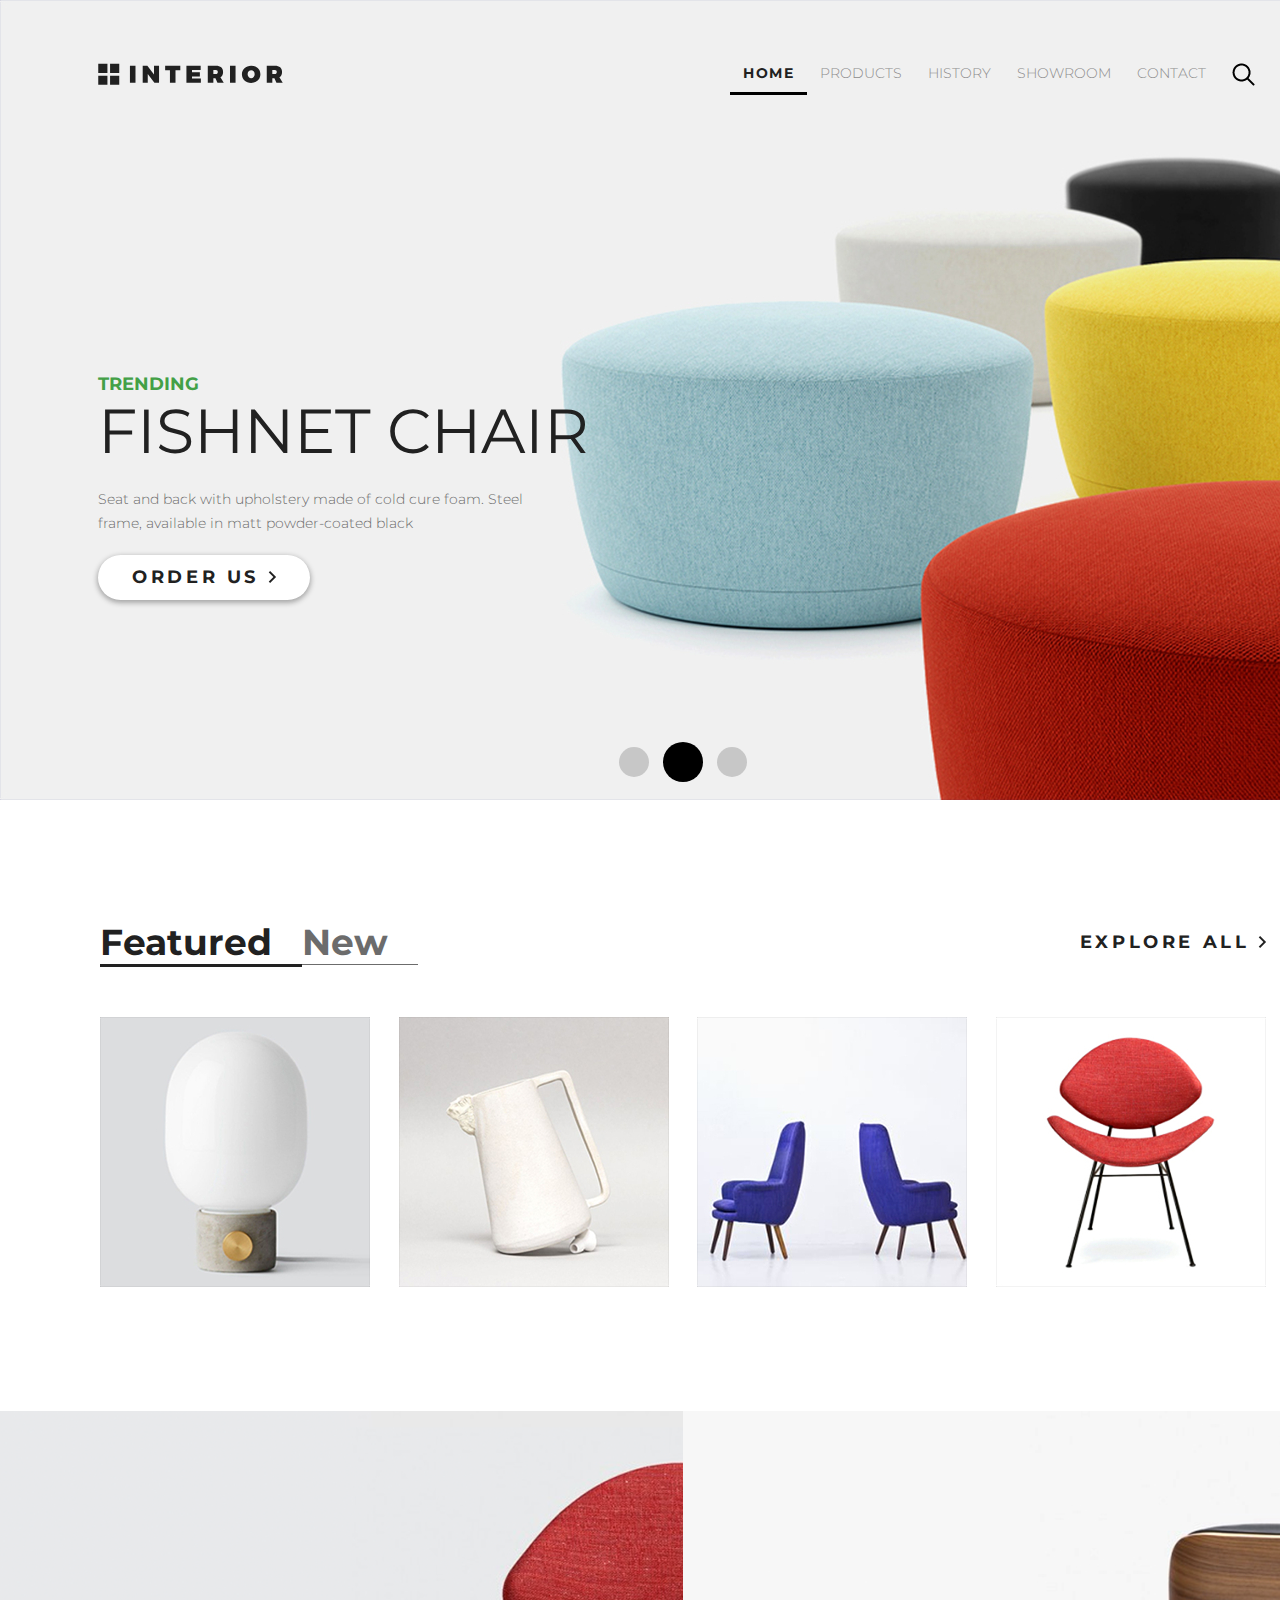
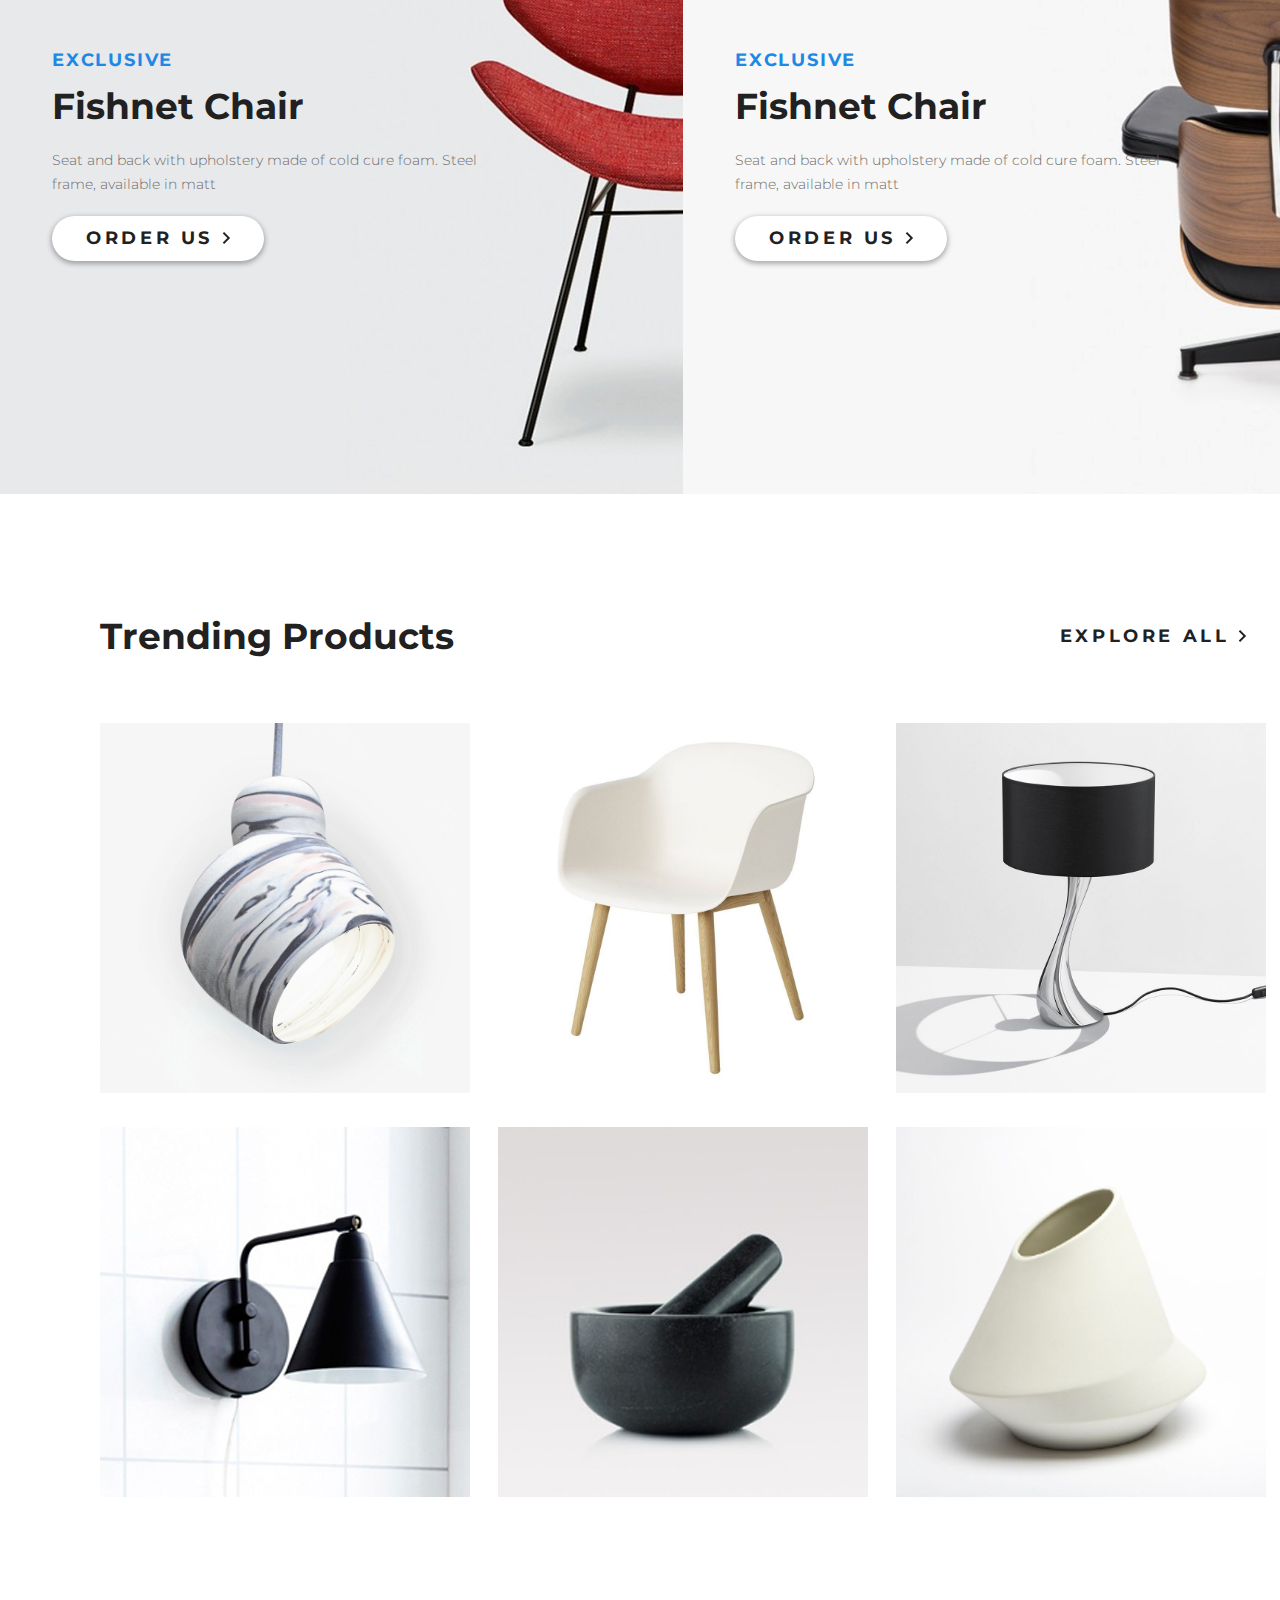
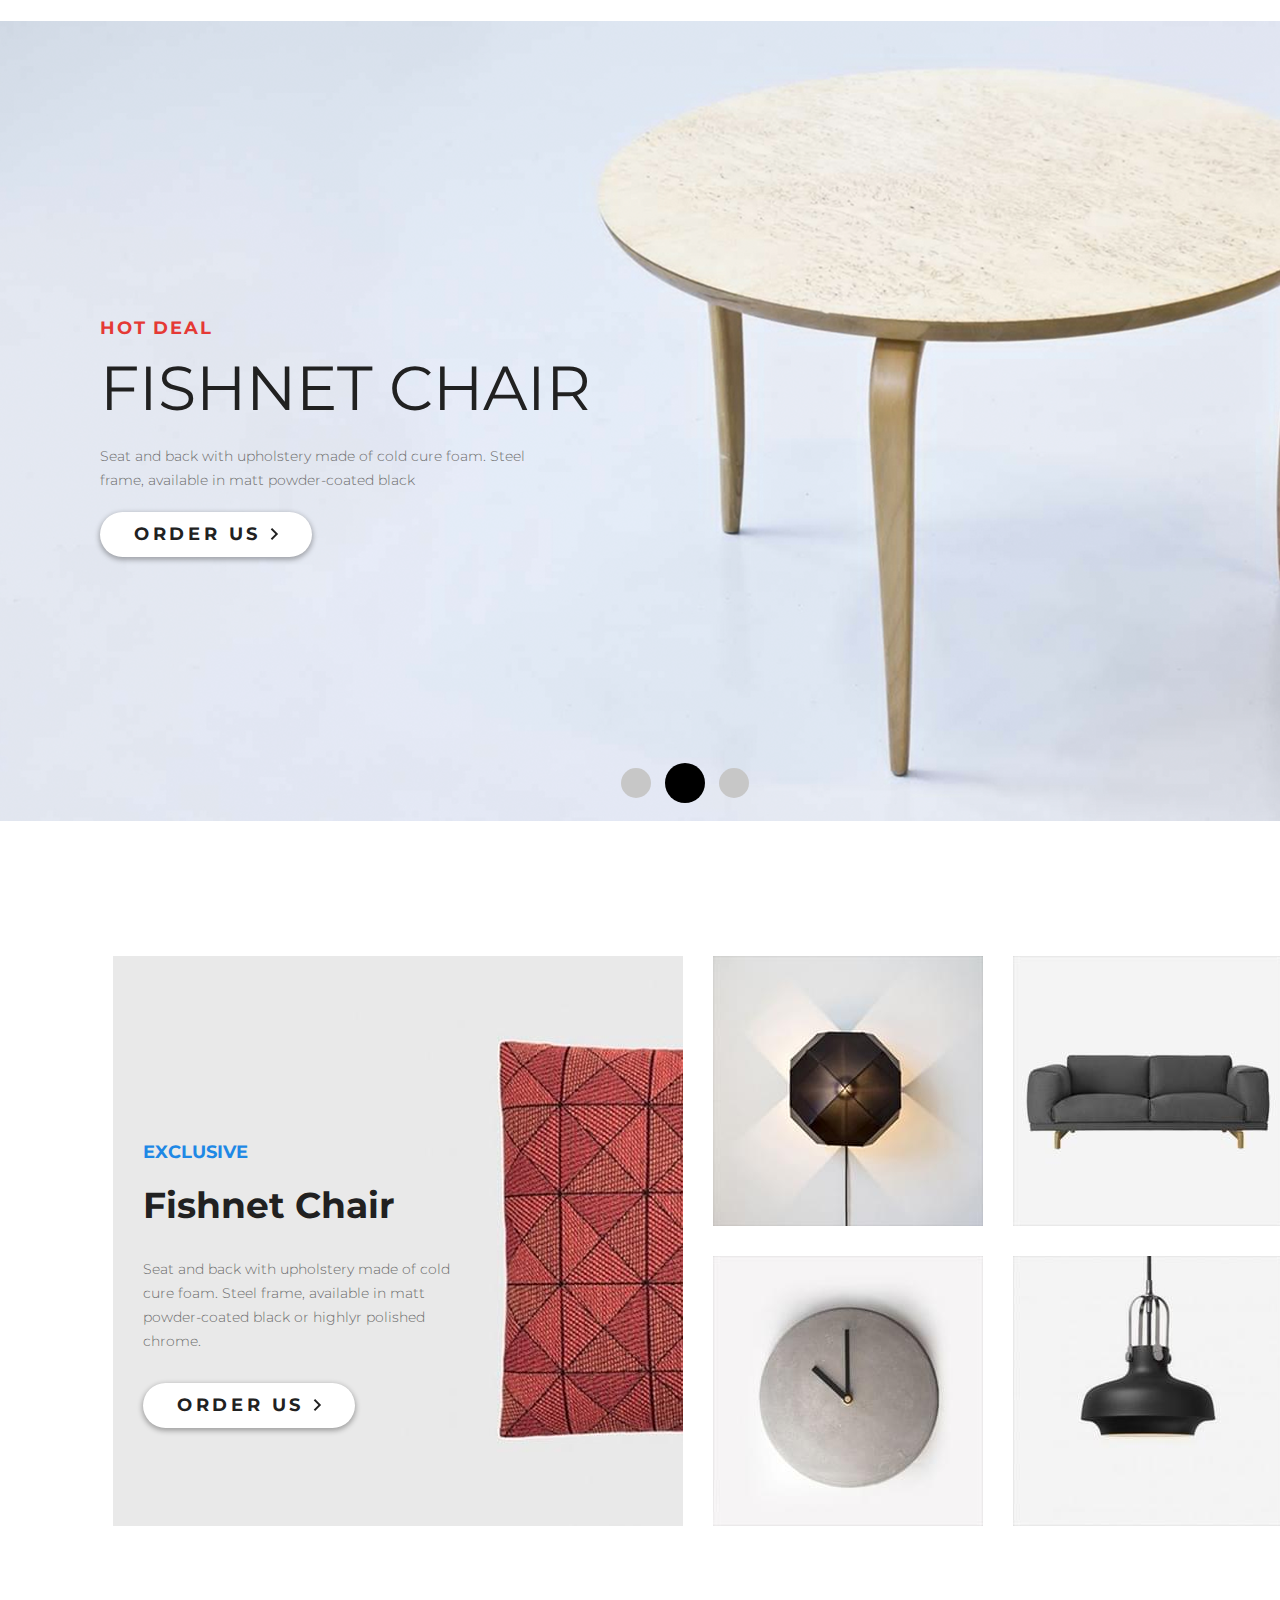
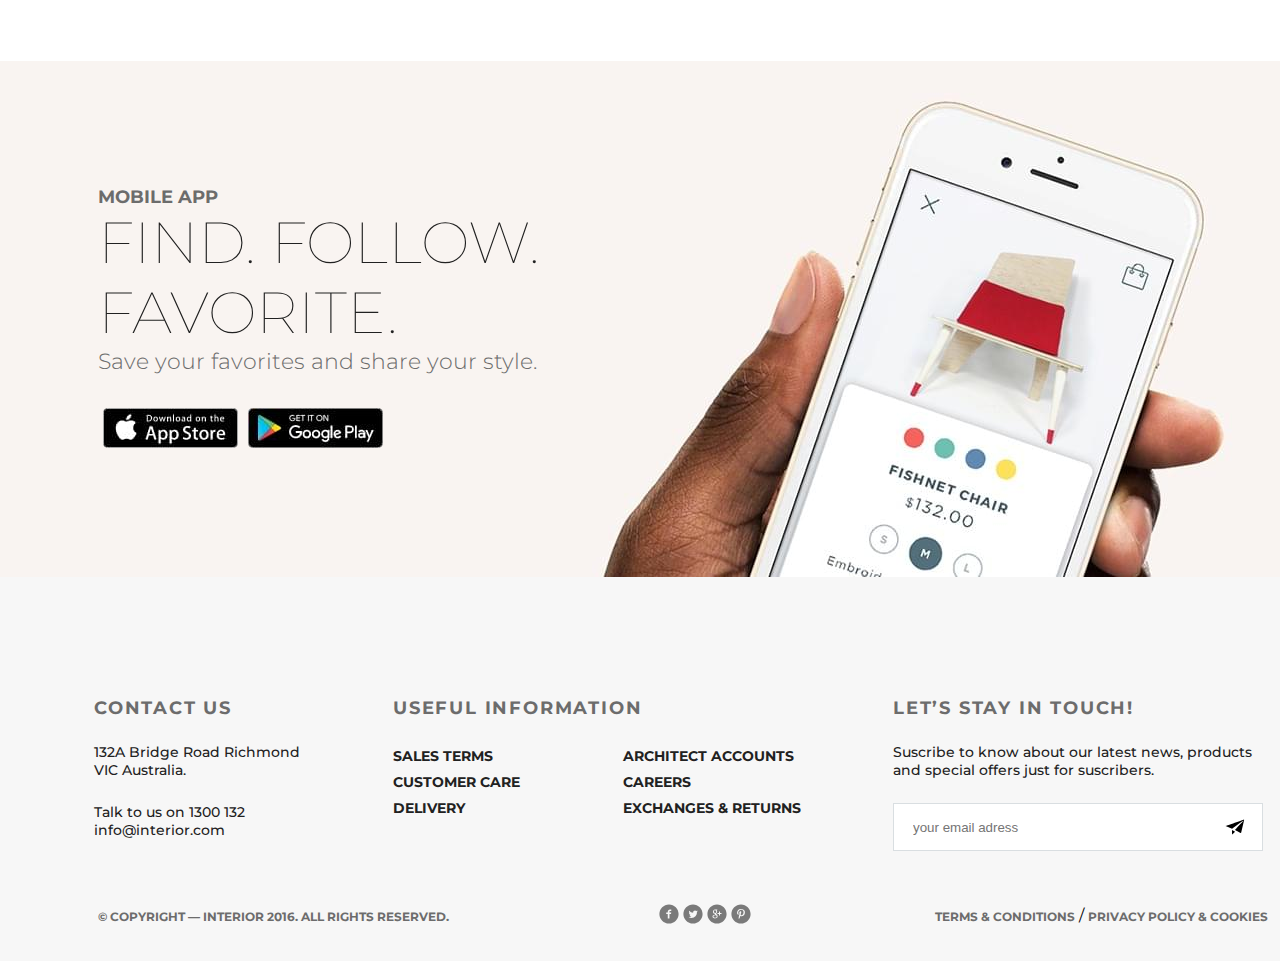
<file: index.html>
<!DOCTYPE html>
<html lang="en">
<head>
    <meta charset="UTF-8">
    <meta name="viewport" content="width=device-width, initial-scale=1.0">
    <link rel="stylesheet" href="style.css">
    <link href="https://fonts.googleapis.com/css2?family=Montserrat:wght@100;300&display=swap" rel="stylesheet"> 
    <title>Design</title>
</head>
<body> 
    <div class="container">
        <div class="home-slider padding-site">  
            <div class="header clearfix"> 
                        <a href="#"> <img src="img/logo.svg"></a>
                    <ul class="menu clearfix">
                        <li class="menu-list"><a href="#" class="list-link list-link-active">HOME</a></li>     
                        <li class="menu-list"><a href="products.html" class="list-link">PRODUCTS</a></li>     
                        <li class="menu-list"><a href="#" class="list-link">HISTORY</a></li>     
                        <li class="menu-list"><a href="product-details.html" class="list-link">SHOWROOM</a></li>     
                        <li class="menu-list"><a href="contact.html" class="list-link">CONTACT</a></li>
                        <li class="menu-list"><a href="" class="list-link"><img src="img/search.png"></a> </li>

                    </ul>
            </div>
            <div class="slider-text">
                <p class="trend">trending</p>
                <h1 class="slider-text2">fishnet chair</h1>
                <p class="slider-content">Seat and back with upholstery made of cold cure foam. Steel frame, available in matt powder-coated black</p>
                <a href="#" class="button">order us <img class="scale" src="img/arrow.png"></a>
            </div>
            <div class="pagination">
                <a href="#" class="circle"></a> <a href="#" class="circle circle-active"></a>
                <a href="#" class="circle"></a>
            </div>

        </div>
        <div class="body">
            <div class="featured-products">
                <div class="featured-header">
                    <a href="#" class="headF headF-active" >Featured</a><a href="#" class="headF">New</a>
                    <a href="#" class="exploreAll">explore All <img src="img/arrow.png"></a> 
                </div>
                <div>
                    <ul class="featured-items">
                        <li class="Fitems"> <a href="" class="FitemsLinks"> <img src="img/product-1.jpg"> <span class="hover-text"></span></a></li>
                        <li class="Fitems"> <a href="" class="FitemsLinks"><img src="img/product-3.jpg"><span></span></a></li>
                        <li class="Fitems"> <a href="" class="FitemsLinks"><img src="img/product-2.jpg"><span></span></a></li>
                        <li class="Fitems"> <a href="" class="FitemsLinks"><img src="img/product-4.jpg"><span></span></a></li>
                    </ul>
                </div>
            </div>
            <div class="promoImg">
                <div class="promoText clearfix">
                    <p class="prom1">exclusive</p>
                    <p class="prom2" >Fishnet Chair</p>
                    <p class="prom3">Seat and back with upholstery made 
                        of cold cure foam. Steel frame, available in matt</p>
                    <a href="#" class="button">order us <img class="scale" src="img/arrow.png"></a>
                </div>
            </div>
            <div class="promoImg2">
                <div class="promoText clearfix">
                    <p class="prom1">exclusive</p>
                    <p class="prom2" >Fishnet Chair</p>
                    <p class="prom3">Seat and back with upholstery made 
                        of cold cure foam. Steel frame, available in matt</p>
                    <a href="#" class="button">order us <img class="scale" src="img/arrow.png"></a>
                </div>
            </div>
            <div class="Trend-products">
                <div class="Trend-header">
                    <p class="trend-h">Trending Products</p>
                    <p class="trend-h2"><a href="#" class="exploreAll">explore all <img src="img/arrow.png"></a> </p>
                    <ul class="T-items">
                        <li class="T-item"> <a href="" class="T-item-Link"> <img src="img/product-11.png"></a></li>
                        <li class="T-item"> <a href="" class="T-item-Link"><img src="img/product-21.png"></a></li>
                        <li class="T-item"> <a href="" class="T-item-Link"><img src="img/product-31.png"></a></li>
                    </ul>
                    <ul class="T-items">
                        <li class="T-item"> <a href="" class="T-item-Link"> <img src="img/product-41.png"></a></li>
                        <li class="T-item"> <a href="" class="T-item-Link"><img src="img/product-5.png"></a></li>
                        <li class="T-item"> <a href="" class="T-item-Link"><img src="img/product-6.png"></a></li>
                    </ul>
                </div>
            </div>
            <div class="hot-deal">
                <div class="hot-text">
                    <p class="hot">Hot deal</p>
                    <h1 class="hot-text2">fishnet chair</h1>
                    <p class="hot-content">Seat and back with upholstery made of cold cure foam. Steel frame, available in matt powder-coated black</p>
                    <a href="#" class="button">order us <img class="scale" src="img/arrow.png"></a>
                </div>
                <div class="pagination2">
                    <a href="#" class="circle"></a> <a href="#" class="circle circle-active"></a>
                    <a href="#" class="circle"></a>
                </div>
            </div>
            <div class="exclusive_product">
                <div class="products_gallery padding_site">
                    <div class="exclusive_box">
                        <div class="ex_content">
                            <div class="tag ex_tag">exclusive</div>
                            <div class="promo_h">Fishnet Chair</div>
                            <div class="promo_text">Seat and back with upholstery made of&nbsp;cold cure foam. Steel frame, available in&nbsp;matt<span> powder-coated black or&nbsp;highlyr&nbsp;polished chrome.</span></div>
                            <a href="#" class="button">order us <img class="scale" src="img/arrow.png"></a>
                        </div>
                    </div><div class="ex_item">
                        <div class="item_img"><img src="img/product-2-sm@1X.jpeg" alt=""></div>
                    </div><div class="ex_item">
                        <div class="item_img"><img src="img/product-3-sm@1X.jpeg" alt=""></div>
                    </div><div class="ex_item">
                        <div class="item_img"><img src="img/product-4-sm@1X.jpeg" alt=""></div>
                    </div><div class="ex_item">
                        <div class="item_img"><img src="img/product-5-sm@1X.jpeg" alt=""></div>
                    </div>
                </div>
            </div>
            <div class="slider mApp">
                <div class="slider_content padding_site mApp_content">
                    <div class="tag mApp_tag">mobile&nbsp;app</div>
                    <div class="slider_h">Find. Follow. Favorite.</div>
                    <div class="mApp_text">Save your favorites and share your style.</div>
                    <a href="#" class="m_store appStore" target="blank"></a><a href="#" class="m_store gPlay" target="blank"></a>
                </div>		
            </div>
    
    
        <div class="footer">
            <div class="footer_info padding_site">
                <div class="f_block contact_info">
                    <h5 class="f_h">Contact&nbsp;Us</h5>
                    <p class="f_p">132A Bridge Road Richmond VIC&nbsp;Australia.</p>
                    <p class="f_p">Talk to&nbsp;us on&nbsp;1300&nbsp;132 info@interior.com</p>
                </div><div class="f_block links">
                    <h5 class="f_h">Useful Information</h5>
                    <div class="links_list ll_left">
                        <a href="#">Sales terms</a><br>
                        <a href="#">Customer care</a><br>
                        <a href="#">Delivery</a>
                    </div><div class="links_list ll_right">
                        <a href="#">Architect accounts</a><br>
                        <a href="#">Careers</a><br>
                        <a href="#">Exchanges &amp;&nbsp;returns</a>
                    </div>
                </div><div class="f_block sub_form">
                    <h5 class="f_h">Let&rsquo;s Stay in&nbsp;Touch!</h5>
                    <p class="f_p">Suscribe to&nbsp;know about our latest news, products and special offers just for suscribers.</p>
                    <div class="sub_input"><input type="email" class="sub_mail" placeholder="your email adress"><a href="#" class="sub_batton"><img src="img/plane.svg" alt="plane"></a></div>
                </div>
            </div>
            <div class="cut padding_site">
                <div class="copy">
                    <h5 class="cut_text">&copy;&nbsp;Copyright&nbsp;&mdash; INTERIOR 2016. All Rights Reserved.</h5>
                </div>
                <div class="social">
                    <a href="#" class="socLink"><img src="img/facebook.svg" alt="facebook"></a>
                    <a href="#" class="socLink"><img src="img/twitter.svg" alt="twitter"></a>
                    <a href="#" class="socLink"><img src="img/google.svg" alt="google"></a>
                    <a href="#" class="socLink"><img src="img/pinterest.svg" alt="pinterest"></a>
                </div>
                <div class="terms">
                    <a href="#">Terms & Conditions</a> / <a href="#">Privacy policy & Cookies</a>
                </div>
            </div>
        </div>
        
    </div>
    </body>
    </html>
        </div>    
    </div>
    
</body>
</html>
</file>
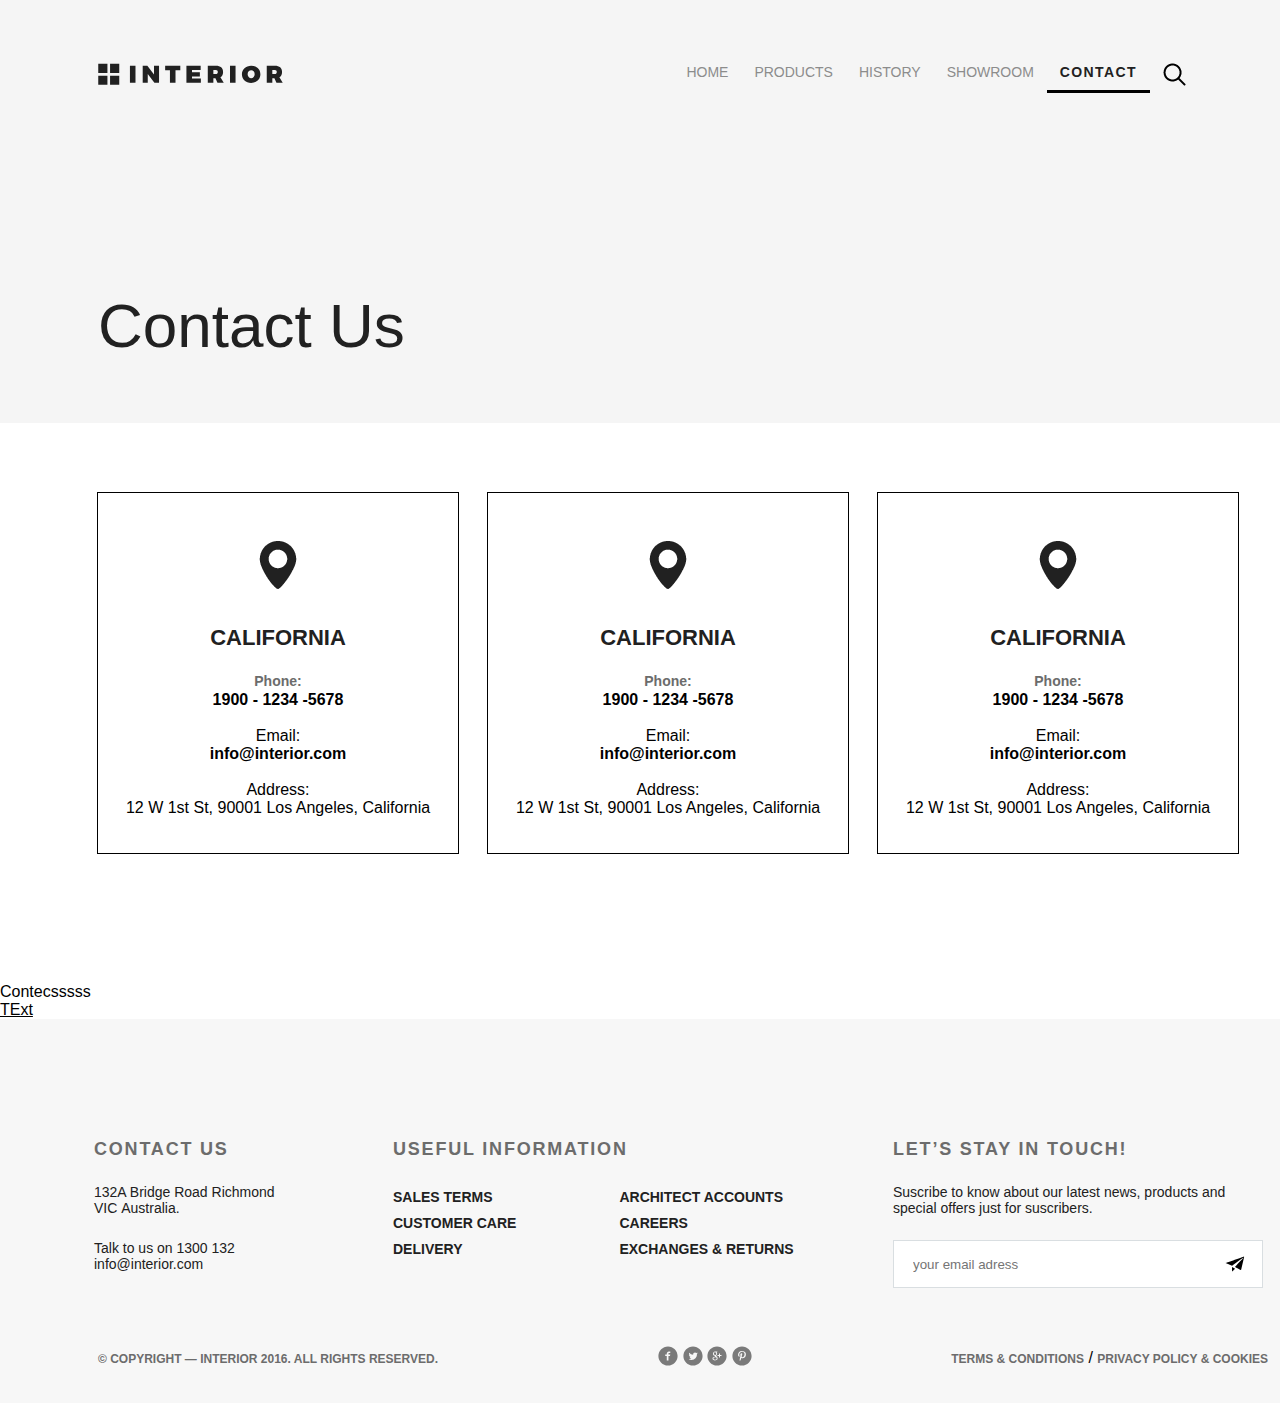
<file: contact.html>
<!DOCTYPE html>
<html lang="en">
<head>
    <meta charset="UTF-8">
    <meta name="viewport" content="width=device-width, initial-scale=1.0">
    <link rel="stylesheet" href="style.css">
    <title>Contact</title>
</head>
<body>
    <div class="container-contact">
        <div class="head-contact padding-site">
            <div class="menu-con clearfix">
                <a href="#"> <img src="img/logo.svg"></a>
                <ul class="menu">
                    <li class="menu-list"><a href="index.html" class="list-link ">HOME</a></li>     
                    <li class="menu-list"><a href="products.html" class="list-link">PRODUCTS</a></li>     
                    <li class="menu-list"><a href="#" class="list-link">HISTORY</a></li>     
                    <li class="menu-list"><a href="product-details.html" class="list-link">SHOWROOM</a></li>     
                    <li class="menu-list"><a href="#" class="list-link list-link-active">CONTACT</a></li>
                    <li class="menu-list"><a href="#" class="list-link"><img src="img/search.png"></a> </li>
                </ul>
            </div>
            <div class="text-head-contact">
                <p>Contact Us</p>
            </div>
        </div>
        <div class="body-contact padding-site">
            <div class="block-con">
                <center><img src="img/point.png" class="image-point" alt="point"></center>
                <p class="block-country">California</p><br>
                <p class="block-text">Phone:<br>
                    <p class="block-black"><b>1900 - 1234 -5678</b><br><br></p>
                    Email:<br>
                    <b>info@interior.com</b><br><br>
                    Address:<br>
                    12 W 1st St, 90001 Los Angeles, California

                </p>
            </div>
            <div class="block-con">
                <center><img src="img/point.png" class="image-point" alt="point"></center>
                <p class="block-country">California</p><br>
                <p class="block-text">Phone:<br>
                    <p class="block-black"><b>1900 - 1234 -5678</b><br><br></p>
                    Email:<br>
                    <b>info@interior.com</b><br><br>
                    Address:<br>
                    12 W 1st St, 90001 Los Angeles, California

                </p>
            </div>
            <div class="block-con">
                <center><img src="img/point.png" class="image-point" alt="point"></center>
                <p class="block-country">California</p><br>
                <p class="block-text">Phone:<br>
                    <p class="block-black"><b>1900 - 1234 -5678</b><br><br></p>
                    Email:<br>
                    <b>info@interior.com</b><br><br>
                    Address:<br>
                    12 W 1st St, 90001 Los Angeles, California

                </p>
            </div>
        </div>
        <div title="aaaaaaaa">Contecsssss</div>
        <span style="text-decoration: underline;"> TExt</span>

        <div class="footer">
            <div class="footer_info padding_site">
                <div class="f_block contact_info">
                    <h5 class="f_h">Contact&nbsp;Us</h5>
                    <p class="f_p">132A Bridge Road Richmond VIC&nbsp;Australia.</p>
                    <p class="f_p">Talk to&nbsp;us on&nbsp;1300&nbsp;132 info@interior.com</p>
                </div><div class="f_block links">
                    <h5 class="f_h">Useful Information</h5>
                    <div class="links_list ll_left">
                        <a href="#">Sales terms</a><br>
                        <a href="#">Customer care</a><br>
                        <a href="#">Delivery</a>
                    </div><div class="links_list ll_right">
                        <a href="#">Architect accounts</a><br>
                        <a href="#">Careers</a><br>
                        <a href="#">Exchanges &amp;&nbsp;returns</a>
                    </div>
                </div><div class="f_block sub_form">
                    <h5 class="f_h">Let&rsquo;s Stay in&nbsp;Touch!</h5>
                    <p class="f_p">Suscribe to&nbsp;know about our latest news, products and special offers just for suscribers.</p>
                    <div class="sub_input"><input type="email" class="sub_mail" placeholder="your email adress"><a href="#" class="sub_batton"><img src="img/plane.svg" alt="plane"></a></div>
                </div>
            </div>
            <div class="cut padding_site">
                <div class="copy">
                    <h5 class="cut_text">&copy;&nbsp;Copyright&nbsp;&mdash; INTERIOR 2016. All Rights Reserved.</h5>
                </div>
                <div class="social">
                    <a href="#" class="socLink"><img src="img/facebook.svg" alt="facebook"></a>
                    <a href="#" class="socLink"><img src="img/twitter.svg" alt="twitter"></a>
                    <a href="#" class="socLink"><img src="img/google.svg" alt="google"></a>
                    <a href="#" class="socLink"><img src="img/pinterest.svg" alt="pinterest"></a>
                </div>
                <div class="terms">
                    <a href="#">Terms & Conditions</a> / <a href="#">Privacy policy & Cookies</a>
                </div>
            </div>
        </div>
    </div>

    
</body>
</html>
</file>
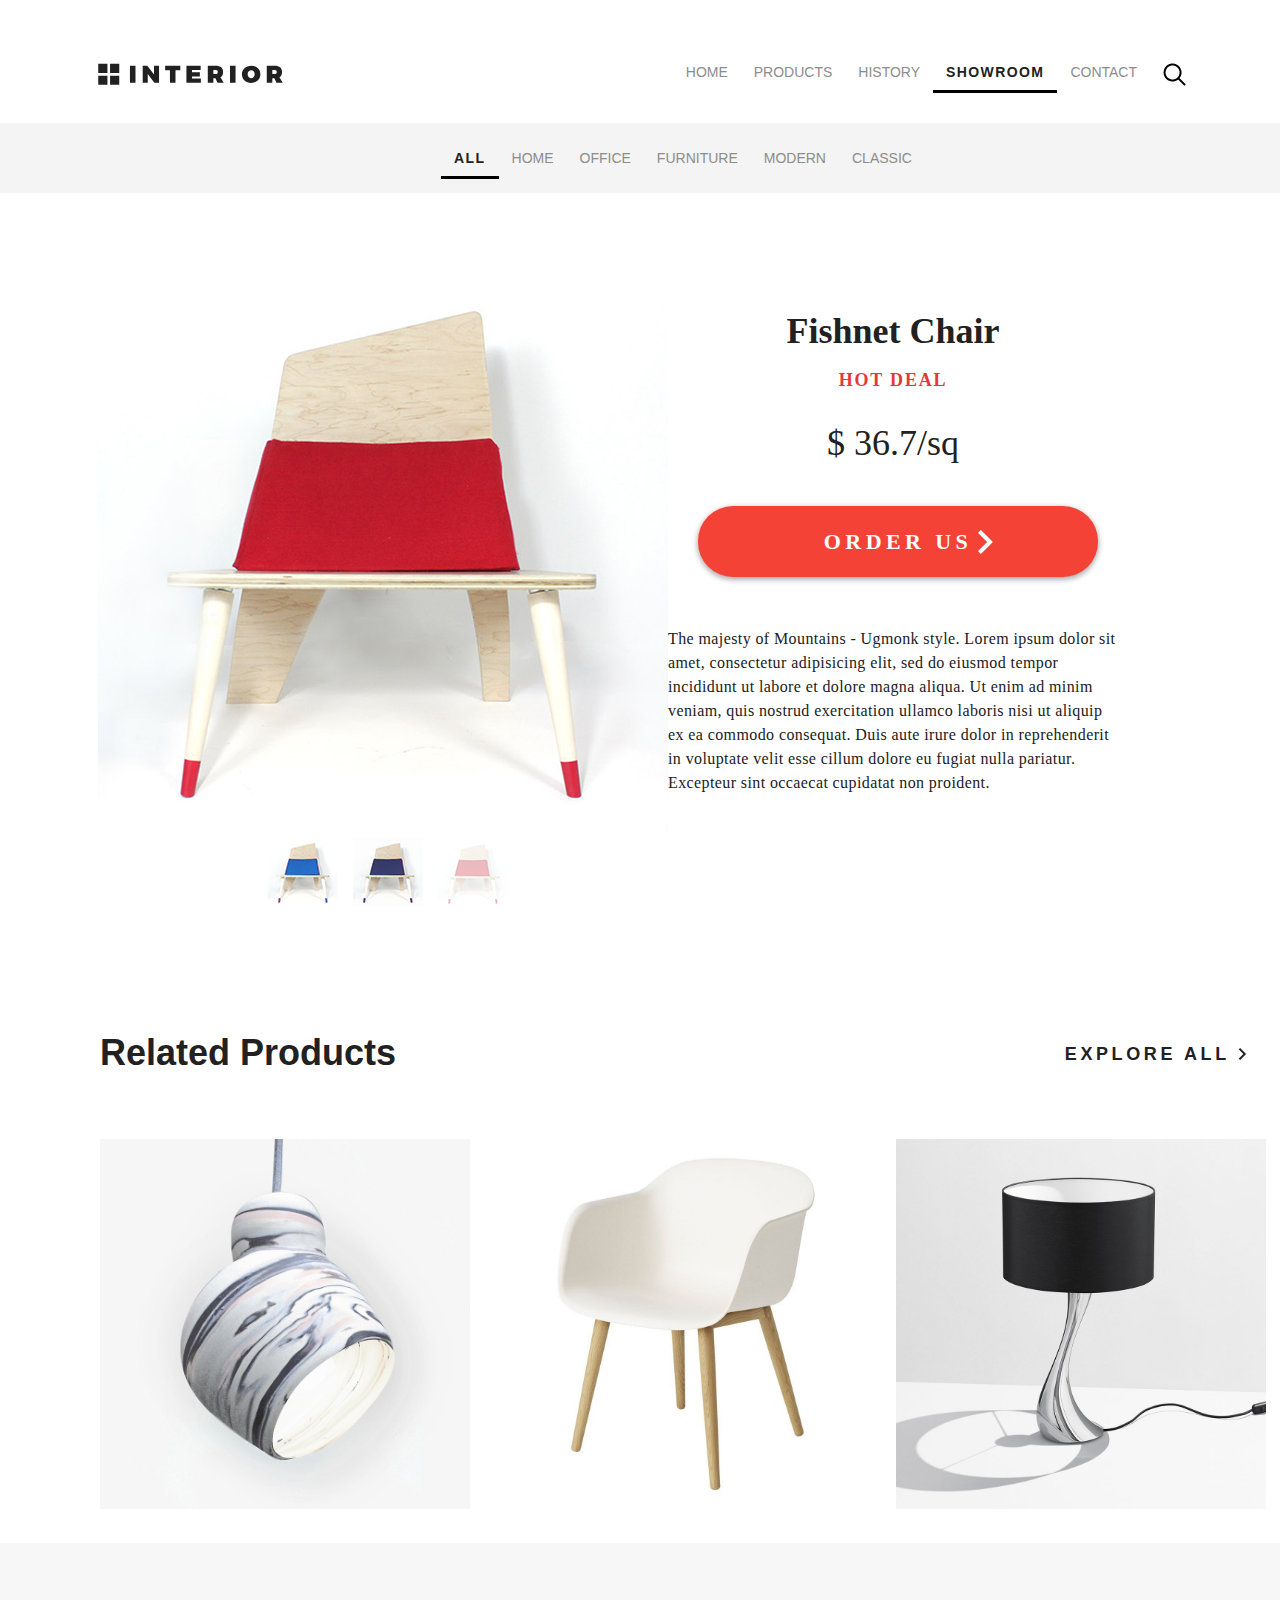
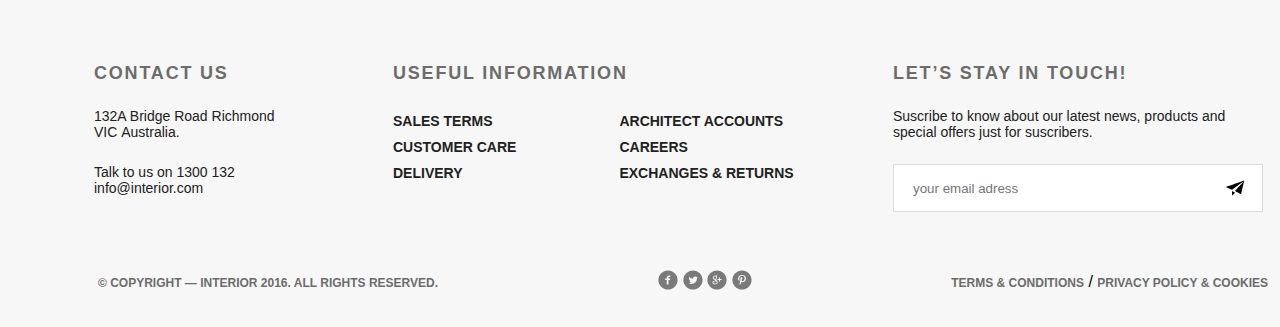
<file: product-details.html>
<!DOCTYPE html>
<html lang="en">
<head>
    <meta charset="UTF-8">
    <meta name="viewport" content="width=device-width, initial-scale=1.0">
    <title>Product details</title>
    <link rel="stylesheet" href="style.css">
</head>
<body>
    <div class="container-detail">
        <div class="head-detail padding-site clearfix">
            <div class="menu-con clearfix">
                <a href="#"> <img src="img/logo.svg"></a>
                <ul class="menu">
                    <li class="menu-list"><a href="index.html" class="list-link ">HOME</a></li>     
                    <li class="menu-list"><a href="products.html" class="list-link">PRODUCTS</a></li>     
                    <li class="menu-list"><a href="" class="list-link">HISTORY</a></li>     
                    <li class="menu-list"><a href="#" class="list-link list-link-active">SHOWROOM</a></li>     
                    <li class="menu-list"><a href="contact.html" class="list-link">CONTACT</a></li>
                    <li class="menu-list"><a href="#" class="list-link"><img src="img/search.png"></a> </li>
                </ul>
            </div>
        </div>
        <div class="category">
            <ul class="menu">
                <li class="menu-list"><a href="" class="list-link list-link-active">ALL</a></li>     
                <li class="menu-list"><a href="" class="list-link">HOME</a></li>     
                <li class="menu-list"><a href="" class="list-link">OFFICE</a></li>     
                <li class="menu-list"><a href="" class="list-link">FURNITURE</a></li>     
                <li class="menu-list"><a href="" class="list-link">MODERN</a></li>
                <li class="menu-list"><a href="" class="list-link">CLASSIC</a></li>
            </ul> 
        </div>
        <div class="body-detail padding-site">
            <div class="slider-detail">
                <img class="img-detail" src="img/slider-detail.png">
            </div>
            <div class="info-detail clearfix">
                <p class="name-detail">Fishnet Chair</p><br>
                <p class="offer-hot-detail">Hot Deal</p><br>
                <p class="price-detail">$ 36.7/sq</p><br>
                <a href="#" class="button-detail">order us <img class="scale img-kursor" src="img/arrow_white.png"></a>
                <p class="text-detail">
                    The majesty of Mountains - Ugmonk style.
                    Lorem ipsum dolor sit amet, consectetur adipisicing elit, sed do eiusmod tempor incididunt ut labore
                     et dolore magna aliqua. Ut enim ad minim veniam, quis nostrud exercitation ullamco laboris nisi ut aliquip ex ea commodo consequat. 
                    Duis aute irure dolor in reprehenderit in voluptate velit esse cillum dolore eu fugiat nulla pariatur. Excepteur sint occaecat cupidatat non proident.
            </div>
            <div class="detail-choice">
                <ul class="detail-menu">
                    <li class="detail-list"><a href="" class="detail-link "><img src="img/delail_choice1.png"></a></li>     
                    <li class="detail-list"><a href="" class="detail-link"><img src="img/delail_choice2.png"></a></li>     
                    <li class="detail-list"><a href="" class="detail-link detail-link-active"><img src="img/delail_choice3.png"></a></li>     
                </ul> 
            </div>
        </div>
        <div class="Trend-products">
            <div class="Trend-header">
                <p class="trend-h">Related Products</p>
                <p class="trend-h2"><a href="#" class="exploreAll">explore all <img src="img/arrow.png"></a> </p>
                <ul class="T-items">
                    <li class="T-item"> <a href="" class="T-item-Link"> <img src="img/product-11.png"></a></li>
                    <li class="T-item"> <a href="" class="T-item-Link"><img src="img/product-21.png"></a></li>
                    <li class="T-item"> <a href="" class="T-item-Link"><img src="img/product-31.png"></a></li>
                </ul>
            </div>
        </div>
        <div class="footer">
            <div class="footer_info padding_site">
                <div class="f_block contact_info">
                    <h5 class="f_h">Contact&nbsp;Us</h5>
                    <p class="f_p">132A Bridge Road Richmond VIC&nbsp;Australia.</p>
                    <p class="f_p">Talk to&nbsp;us on&nbsp;1300&nbsp;132 info@interior.com</p>
                </div><div class="f_block links">
                    <h5 class="f_h">Useful Information</h5>
                    <div class="links_list ll_left">
                        <a href="#">Sales terms</a><br>
                        <a href="#">Customer care</a><br>
                        <a href="#">Delivery</a>
                    </div><div class="links_list ll_right">
                        <a href="#">Architect accounts</a><br>
                        <a href="#">Careers</a><br>
                        <a href="#">Exchanges &amp;&nbsp;returns</a>
                    </div>
                </div><div class="f_block sub_form">
                    <h5 class="f_h">Let&rsquo;s Stay in&nbsp;Touch!</h5>
                    <p class="f_p">Suscribe to&nbsp;know about our latest news, products and special offers just for suscribers.</p>
                    <div class="sub_input"><input type="email" class="sub_mail" placeholder="your email adress"><a href="#" class="sub_batton"><img src="img/plane.svg" alt="plane"></a></div>
                </div>
            </div>
            <div class="cut padding_site">
                <div class="copy">
                    <h5 class="cut_text">&copy;&nbsp;Copyright&nbsp;&mdash; INTERIOR 2016. All Rights Reserved.</h5>
                </div>
                <div class="social">
                    <a href="#" class="socLink"><img src="img/facebook.svg" alt="facebook"></a>
                    <a href="#" class="socLink"><img src="img/twitter.svg" alt="twitter"></a>
                    <a href="#" class="socLink"><img src="img/google.svg" alt="google"></a>
                    <a href="#" class="socLink"><img src="img/pinterest.svg" alt="pinterest"></a>
                </div>
                <div class="terms">
                    <a href="#">Terms & Conditions</a> / <a href="#">Privacy policy & Cookies</a>
                </div>
            </div>
        </div>
    </div>
    
</body>
</html>
</file>
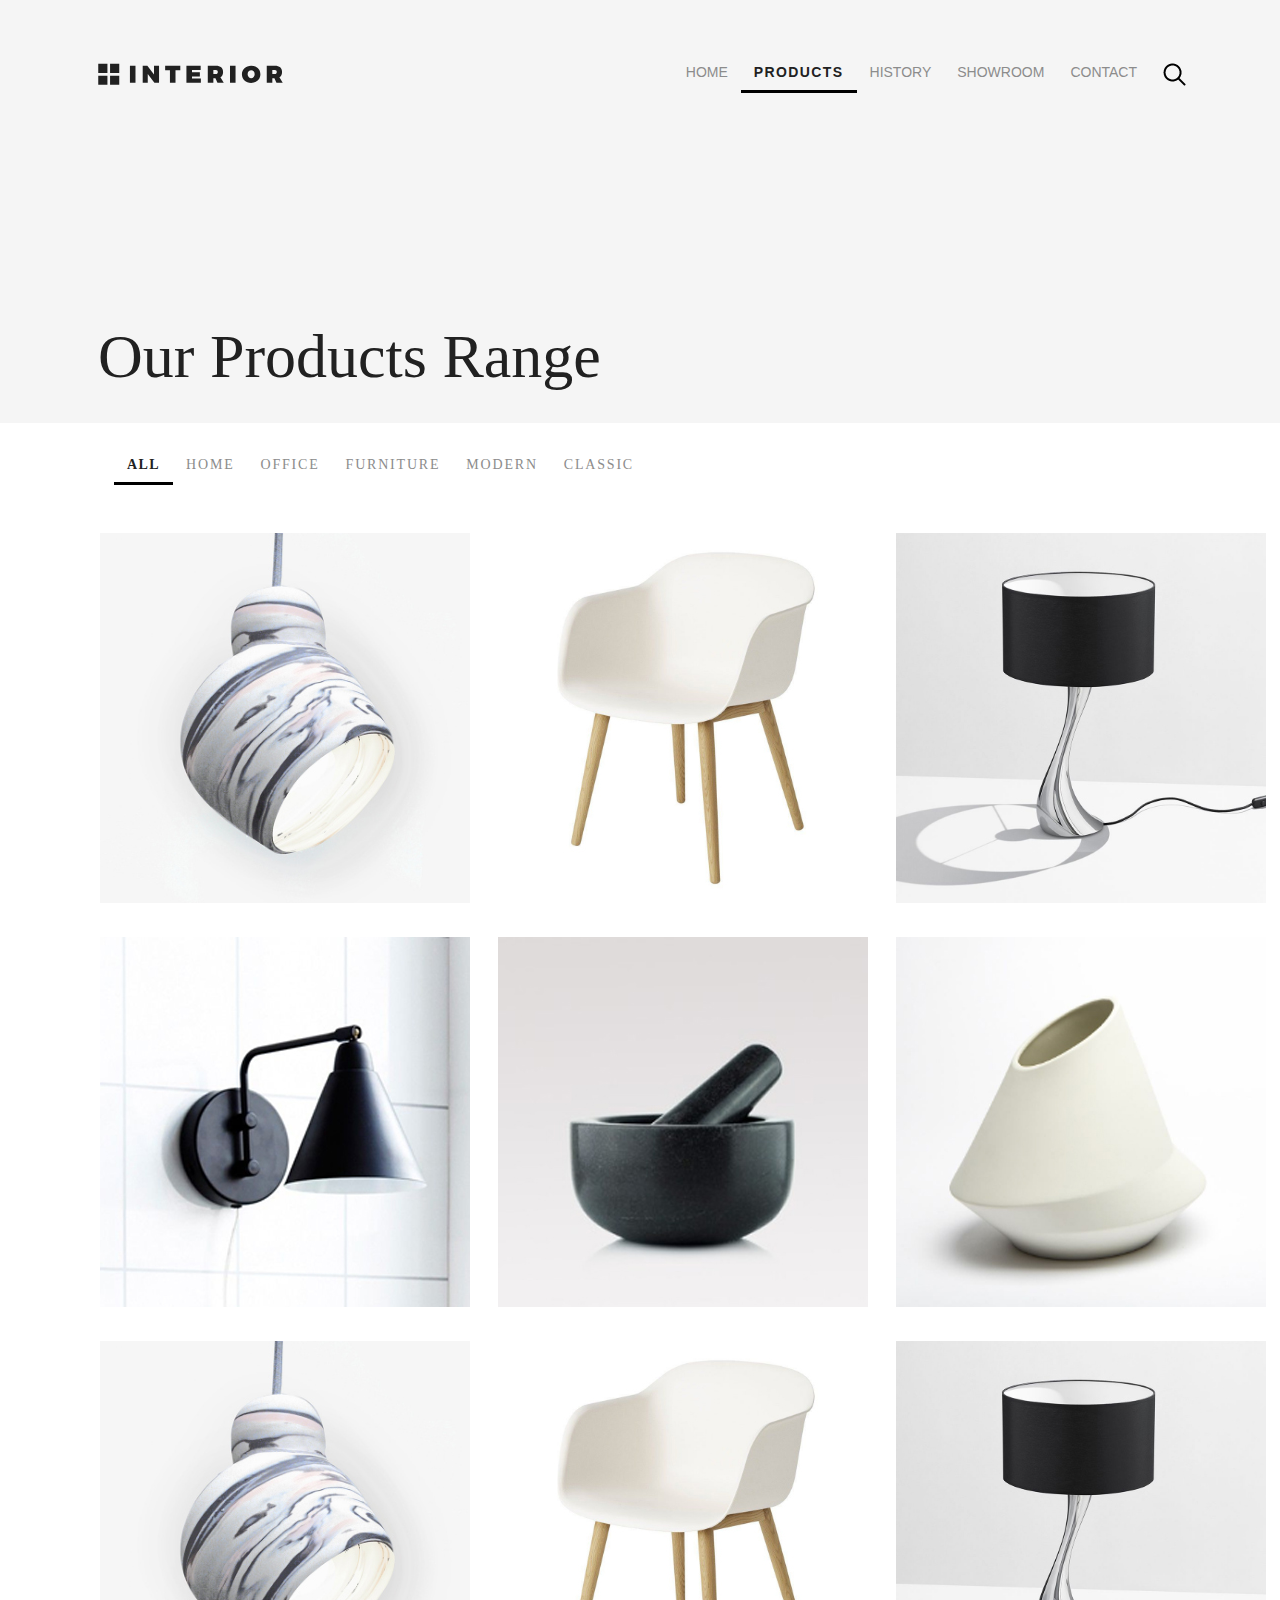
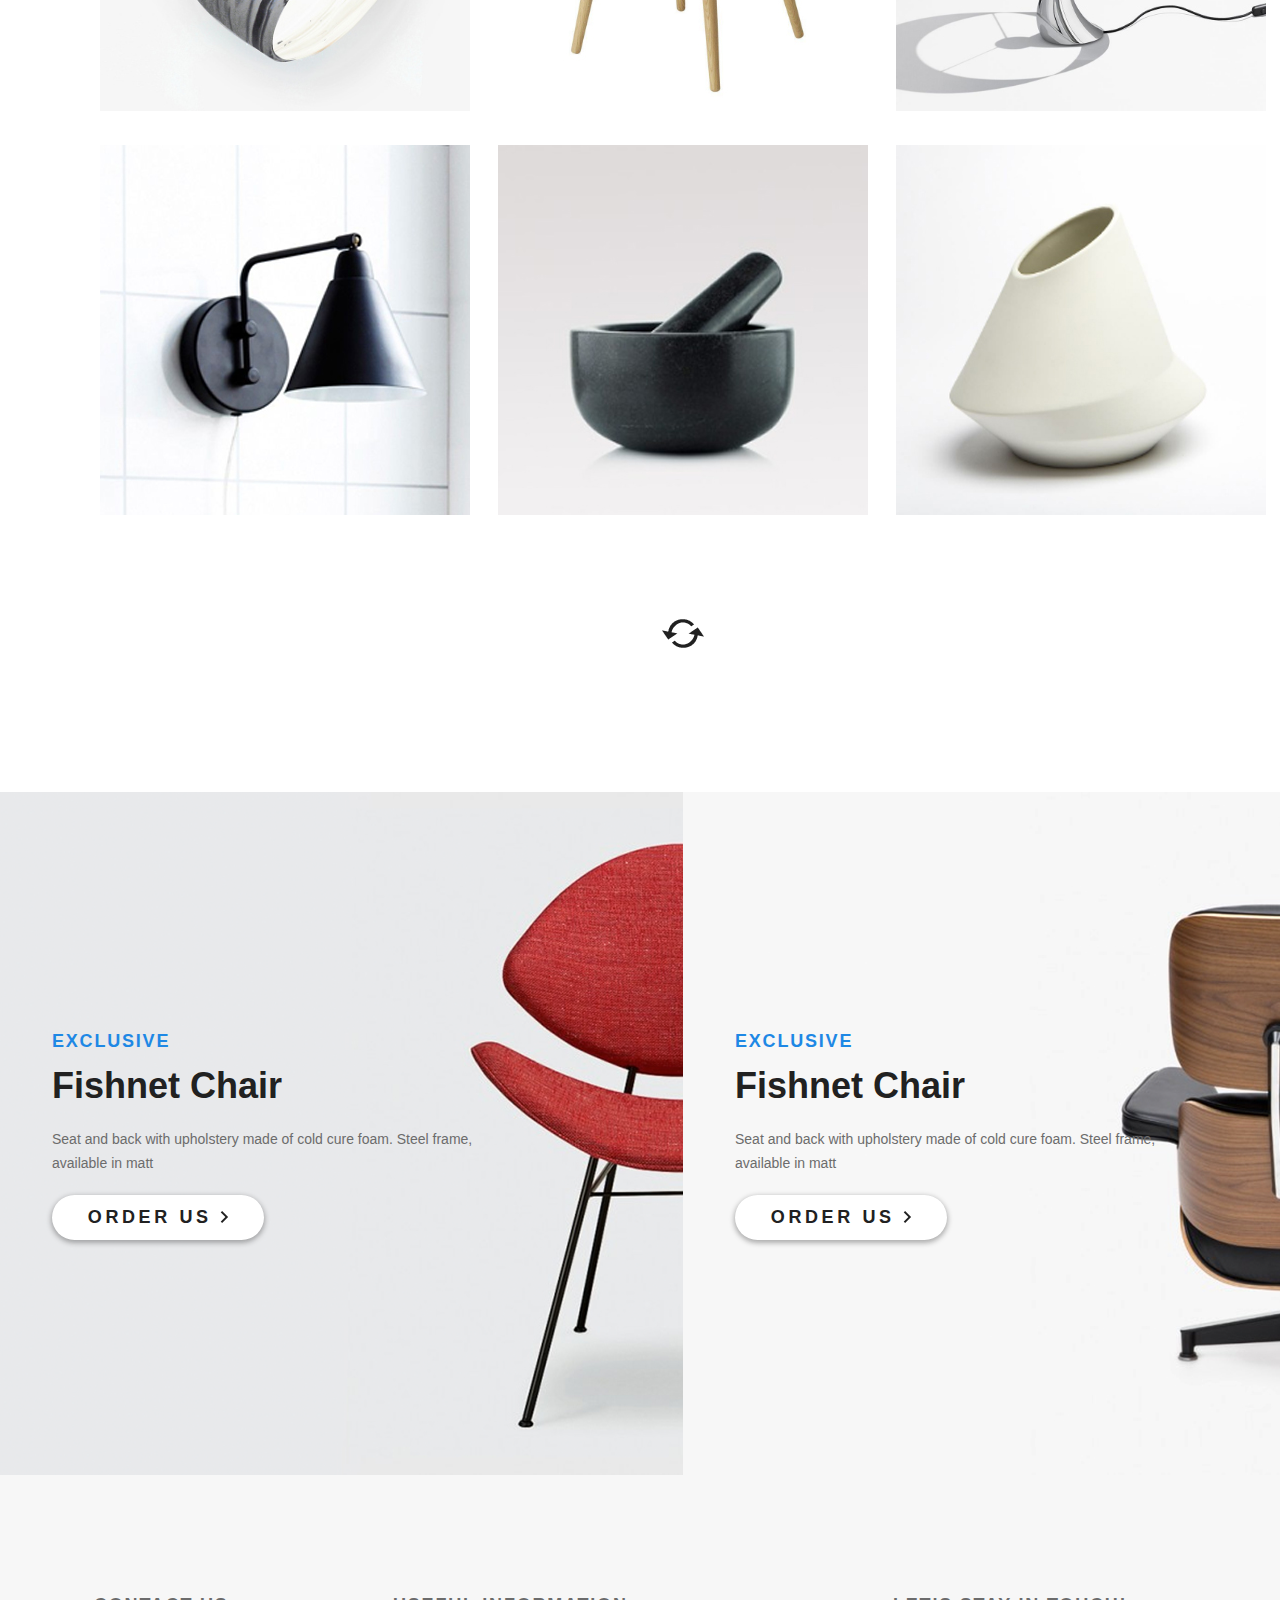
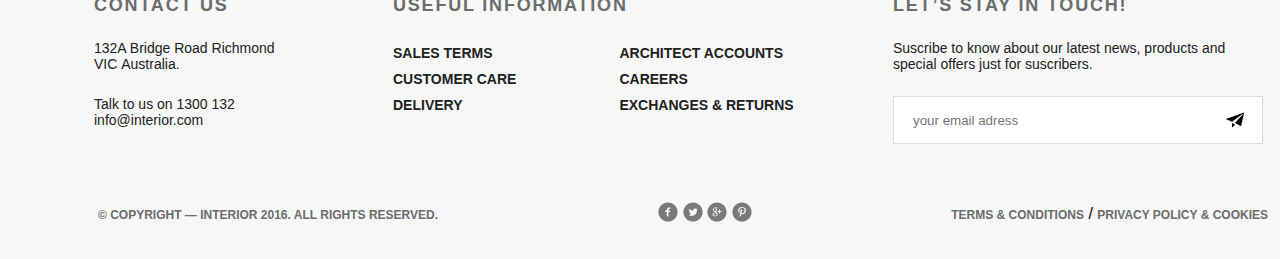
<file: products.html>
<!DOCTYPE html>
<html lang="en">
<head>
    <meta charset="UTF-8">
    <meta name="viewport" content="width=device-width, initial-scale=1.0">
    <title>Products</title>
    <link rel="stylesheet" href="style.css">
</head>
<body>
    <div class="container-product">
        <div class="head-detail padding-site clearfix">
            <div class="menu-con clearfix">
                <a href="#"> <img src="img/logo.svg"></a>
                <ul class="menu">
                    <li class="menu-list"><a href="index.html" class="list-link ">HOME</a></li>     
                    <li class="menu-list"><a href="#" class="list-link list-link-active">PRODUCTS</a></li>     
                    <li class="menu-list"><a href="" class="list-link">HISTORY</a></li>     
                    <li class="menu-list"><a href="product-details.html" class="list-link">SHOWROOM</a></li>     
                    <li class="menu-list"><a href="contact.html" class="list-link">CONTACT</a></li>
                    <li class="menu-list"><a href="" class="list-link"><img src="img/search.png"></a> </li>
                </ul>
            </div>
            <p class="range">Our Products Range</p>
        </div>
        <div class="category-product">
            <ul class="menu">
                <li class="menu-list"><a href="" class="list-link list-link-active">ALL</a></li>     
                <li class="menu-list"><a href="" class="list-link">HOME</a></li>     
                <li class="menu-list"><a href="" class="list-link">OFFICE</a></li>     
                <li class="menu-list"><a href="" class="list-link">FURNITURE</a></li>     
                <li class="menu-list"><a href="" class="list-link">MODERN</a></li>
                <li class="menu-list"><a href="" class="list-link">CLASSIC</a></li>
            </ul>  
        </div>
        
        <div class="Trend-products">
            <div class="Trend-header">
                <ul class="T-items">
                    <li class="T-item"> <a href="" class="T-item-Link"> <img src="img/product-11.png"></a></li>
                    <li class="T-item"> <a href="" class="T-item-Link"><img src="img/product-21.png"></a></li>
                    <li class="T-item"> <a href="" class="T-item-Link"><img src="img/product-31.png"></a></li>
                </ul>
                <ul class="T-items">
                    <li class="T-item"> <a href="" class="T-item-Link"> <img src="img/product-41.png"></a></li>
                    <li class="T-item"> <a href="" class="T-item-Link"><img src="img/product-5.png"></a></li>
                    <li class="T-item"> <a href="" class="T-item-Link"><img src="img/product-6.png"></a></li>
                </ul>
                <ul class="T-items">
                    <li class="T-item"> <a href="" class="T-item-Link"> <img src="img/product-11.png"></a></li>
                    <li class="T-item"> <a href="" class="T-item-Link"><img src="img/product-21.png"></a></li>
                    <li class="T-item"> <a href="" class="T-item-Link"><img src="img/product-31.png"></a></li>
                </ul>
                <ul class="T-items">
                    <li class="T-item"> <a href="" class="T-item-Link"> <img src="img/product-41.png"></a></li>
                    <li class="T-item"> <a href="" class="T-item-Link"><img src="img/product-5.png"></a></li>
                    <li class="T-item"> <a href="" class="T-item-Link"><img src="img/product-6.png"></a></li>
                </ul>
            </div>
        </div>
        <div>
           <center><a href="#"><img class="refresh" src="img/refresh.png"></a></center> 
        </div>
        <div class="promoImg">
            <div class="promoText clearfix">
                <p class="prom1">exclusive</p>
                <p class="prom2" >Fishnet Chair</p>
                <p class="prom3">Seat and back with upholstery made 
                    of cold cure foam. Steel frame, available in matt</p>
                <a href="#" class="button">order us <img class="scale" src="img/arrow.png"></a>
            </div>
        </div>
        <div class="promoImg2">
            <div class="promoText clearfix">
                <p class="prom1">exclusive</p>
                <p class="prom2" >Fishnet Chair</p>
                <p class="prom3">Seat and back with upholstery made 
                    of cold cure foam. Steel frame, available in matt</p>
                <a href="#" class="button">order us <img class="scale" src="img/arrow.png"></a>
            </div>
        </div>
        <div class="footer">
            <div class="footer_info padding_site">
                <div class="f_block contact_info">
                    <h5 class="f_h">Contact&nbsp;Us</h5>
                    <p class="f_p">132A Bridge Road Richmond VIC&nbsp;Australia.</p>
                    <p class="f_p">Talk to&nbsp;us on&nbsp;1300&nbsp;132 info@interior.com</p>
                </div><div class="f_block links">
                    <h5 class="f_h">Useful Information</h5>
                    <div class="links_list ll_left">
                        <a href="#">Sales terms</a><br>
                        <a href="#">Customer care</a><br>
                        <a href="#">Delivery</a>
                    </div><div class="links_list ll_right">
                        <a href="#">Architect accounts</a><br>
                        <a href="#">Careers</a><br>
                        <a href="#">Exchanges &amp;&nbsp;returns</a>
                    </div>
                </div><div class="f_block sub_form">
                    <h5 class="f_h">Let&rsquo;s Stay in&nbsp;Touch!</h5>
                    <p class="f_p">Suscribe to&nbsp;know about our latest news, products and special offers just for suscribers.</p>
                    <div class="sub_input"><input type="email" class="sub_mail" placeholder="your email adress"><a href="#" class="sub_batton"><img src="img/plane.svg" alt="plane"></a></div>
                </div>
            </div>
            <div class="cut padding_site">
                <div class="copy">
                    <h5 class="cut_text">&copy;&nbsp;Copyright&nbsp;&mdash; INTERIOR 2016. All Rights Reserved.</h5>
                </div>
                <div class="social">
                    <a href="#" class="socLink"><img src="img/facebook.svg" alt="facebook"></a>
                    <a href="#" class="socLink"><img src="img/twitter.svg" alt="twitter"></a>
                    <a href="#" class="socLink"><img src="img/google.svg" alt="google"></a>
                    <a href="#" class="socLink"><img src="img/pinterest.svg" alt="pinterest"></a>
                </div>
                <div class="terms">
                    <a href="#">Terms & Conditions</a> / <a href="#">Privacy policy & Cookies</a>
                </div>
            </div>
        </div>
    </div>
    
</body>
</html>
</file>
<file: style.css>
* {
  margin: 0;
  padding: 0;
}
body {
  font-family: 'Montserrat', sans-serif;
}
.container {
  width: 1366px;
  margin: 0 auto;
}
.home-slider {
  position: relative;
  background-image: url(img/slider1.jpg);
  height: 800px;
}
.clearfix::after {
  content: "";
  display: table;
  clear: both;
}
.header {
  padding-top: 63px;
}
.padding-site {
  padding-left: 98px;
  padding-right: 98px;
}
.menu {
  float: right;
}
.menu-list {
  list-style-type: none;
  float: left;
}
.slider-text {
  margin-top: 283px;
}
.pagination {
  position: absolute;
  width: 1170px;
  bottom: 14px;
  text-align: center;
}
.pagination2 {
  position: absolute;
  width: 1370px;
  bottom: 14px;
  text-align: center;
}
.list-link:hover {
  color: #212121;
}
.list-link {
  color: #8c8c8c;
  font-size: 14px;
  font-weight: 300;
  text-transform: uppercase;
  text-decoration: none;
  padding: 10px 13px;
}
.list-link-active {
  color: #212121;
  font-weight: 700;
  letter-spacing: 1.4px;
  border-bottom: 3px solid black;
}
.slider-content {
  color: #6c6c6c;
  font-size: 14px;
  font-weight: 300;
  line-height: 24px;
  width: 458px;
  margin-top: 20px;
  margin-bottom: 20px;
}
.trend {
  color: #43a047;
  font-size: 18px;
  font-weight: 700;
  text-transform: uppercase;
}
.slider-text2 {
  color: #212121;
  font-size: 62px;
  font-weight: 400;
  line-height: 72px;
  text-transform: uppercase;
}
.button {
  color: #212121;
  font-size: 18px;
  font-weight: 700;
  line-height: 45px;
  text-transform: uppercase;
  height: 45px;
  width: 212px;
  text-align: center;
  display: inline-block;
  text-decoration: none;
  letter-spacing: 3.6px;
  box-shadow: 0 2px 5px 1px rgba(33, 33, 33, 0.35);
  border-radius: 23px;
  background-color: #ffffff;
}
.button:hover {
  box-shadow: 0 4px 8px 2px rgba(33, 33, 33, 0.35);
  transition: 0.5s;
  transform: scale(1.01);
}
.circle {
  width: 30px;
  height: 30px;
  background-color: #c7c7c7;
  display: inline-block;
  border-radius: 50%;
  margin: 5px;
}
.circle:hover {
  background-color: #212121;
}
.circle-active {
  width: 40px;
  height: 40px;
  background-color: black;
  margin-bottom: 0px;
}
.featured-products {
  /* height: 610px; */
  margin: 120px 100px;
}
.headF {
  text-decoration: none;
  color: #6c6c6c;
  font-size: 36px;
  font-weight: 700;
  display: inline-block;
  border-bottom: 1px solid;
  padding-right: 30px;
}
.headF-active {
  color: #212121;
  border-bottom: 3px solid;
}
.exploreAll {
  color: #212121;
  font-size: 18px;
  font-weight: 700;
  line-height: 24px;
  text-transform: uppercase;
  letter-spacing: 3.6px;
  float: right;
  text-decoration: none;
  margin-top: 10px;
}
.featured-header {
  padding-bottom: 50px;
}
.Fitems {
  list-style: none;
  float: right;
}
.Fitems .FitemsLinks {
  display: inline-block;
  height: 270px;
  position: relative;
}
.Fitems .FitemsLinks span {
  position: absolute;
  top: 100px;
  left: 115px;
  visibility: hidden;
}
.Fitems:nth-child(1):hover span,
.Fitems:nth-child(2):hover span,
.Fitems:nth-child(3):hover span,
.Fitems:nth-child(4):hover span {
  visibility: visible;
}
.Fitems:nth-child(1):hover img,
.Fitems:nth-child(2):hover img,
.Fitems:nth-child(3):hover img,
.Fitems:nth-child(4):hover img {
  opacity: 25%;
}
.hover-text {
  color: #212121;
  font-size: 50px;
  font-weight: 700;
  line-height: 29.88px;
}
.featured-items {
  display: flex;
  justify-content: space-between;
}
.promoImg {
  box-sizing: border-box;
  background-image: url(img/promo-img1.png);
  height: 683px;
  width: 683px;
  display: inline-block;
}
.promoImg2 {
  box-sizing: border-box;
  background-image: url(img/promo-img.png);
  height: 683px;
  width: 683px;
  float: right;
}
.promoText {
  padding-top: 5px;
  padding-left: 52px;
}
.prom1 {
  color: #1e88e5;
  font-size: 18px;
  font-weight: 700;
  line-height: 48px;
  text-transform: uppercase;
  letter-spacing: 1.8px;
  margin-top: 220px;
}
.prom2 {
  color: #212121;
  font-size: 36px;
  font-weight: 700;
}
.prom3 {
  color: #6c6c6c;
  font-size: 14px;
  font-weight: 300;
  line-height: 24.04px;
  width: 458px;
  margin: 20px 0px;
}
.trend-products {
  height: 1110px;
  background-color: white;
  margin: 120px 100px;
}
.trend-header {
  display: inline-block;
}
.trend-h {
  color: #212121;
  font-size: 36px;
  font-weight: 700;
  margin-top: 120px;
  display: inline-block;
  padding-left: 100px;
  padding-bottom: 65px;
}
.trend-h2 {
  color: #212121;
  font-size: 18px;
  font-weight: 700;
  line-height: 24px;
  text-transform: uppercase;
  letter-spacing: 3.6px;
  margin-top: 120px;
  float: right;
  padding-right: 120px;
}
.T-items {
  display: flex;
  justify-content: space-between;
  margin: 0px 100px;
}
.T-item {
  list-style: none;
  float: right;
  padding-bottom: 30px;
}
.hot-deal {
  background-image: url(img/slider_hot.png);
  background-repeat: no-repeat;
  height: 800px;
  margin-top: 90px;
  position: relative;
}
.hot-text {
  padding-top: 283px;
  padding-left: 100px;
}
.hot {
  color: #e53935;
  font-size: 18px;
  font-weight: 700;
  line-height: 48px;
  text-transform: uppercase;
  letter-spacing: 1.8px;
}
.hot-text2 {
  color: #212121;
  font-size: 62px;
  font-weight: 400;
  line-height: 72px;
  text-transform: uppercase;
}
.hot-content {
  color: #6c6c6c;
  font-size: 14px;
  font-weight: 300;
  line-height: 24px;
  width: 458px;
  margin-top: 20px;
  margin-bottom: 20px;
}
.exclusive_product {
  margin: 120px 98px;
}
.exclusive_box {
  float: left;
  display: inline-block;
  width: 570px;
  height: 570px;
  box-sizing: border-box;
  background-image: url(img/product-1-lg@1X.jpeg);
  margin: 15px;
}
.products_gallery {
  width: 1200px;
}
.ex_content {
  padding: 185px 30px;
  width: 332px;
  height: 200px;
}
.ex_tag {
  color: #1e88e5;
}
.tag {
  font-size: 18px;
  font-weight: 700;
  text-transform: uppercase;
}
.promo_h {
  font-size: 36px;
  font-weight: 700;
  color: #212121;
  margin: 20px 0px;
}
.promo_text {
  font-size: 14.1px;
  line-height: 24px;
  font-weight: 300;
  color: #6c6c6c;
  margin: 30px 0px;
}
.ex_item {
  display: inline-block;
  width: 270px;
  height: 270px;
  margin: 15px;
  position: relative;
}
.item_img {
  display: inline-block;
}
.item_content {
  width: 270px;
  height: 270px;
  display: inline-block;
  text-align: center;
  position: absolute;
  left: 0;
  top: 0;
}
.item_h {
  font-weight: 700;
  font-size: 22px;
}
.item_discriptions {
  font-size: 14px;
  font-weight: 300;
  color: #6c6c6c;
}
.slider {
  position: relative;
  width: 1366px;
  height: 800px;
  z-index: 4;
  box-sizing: border-box;
}
.mApp {
  z-index: 2;
  margin-top: 120px;
  height: 516px;
  background-image: url(img/back-img@1X.jpeg);
}
.slider_content {
  height: 228px;
  width: 600px;
  padding-top: 373px;
}
.mApp_content {
  padding-top: 125px;
  margin-left: 98px;
}
.mApp_tag {
  color: #6c6c6c;
}
.mApp_text {
  font-size: 22px;
  font-weight: 300;
  color: #6c6c6c;
}
.m_store {
  display: inline-block;
  width: 135px;
  height: 40px;
  margin: 33px 5px;
  border-radius: 5px;
}
.m_store:hover {
  opacity: 70%;
}
.slider_h {
  font-size: 58px;
  line-height: 70px;
  font-weight: 100;
  text-transform: uppercase;
  color: #212121;
  letter-spacing: 0px;
}
.appStore {
  background-image: url(img/app-store@1X.jpeg);
}
.gPlay {
  background-image: url(img/google-play@1X.jpeg);
}
.footer {
  height: 384px;
  background-color: #f7f7f7;
}
.footer_info {
  padding-top: 120px;
  margin-left: 55px;
}
.f_block {
  display: inline-block;
  vertical-align: top;
  margin: 0 39px;
}
.f_h {
  font-size: 18px;
  font-weight: 700;
  text-transform: uppercase;
  letter-spacing: 0.1em;
  color: #6c6c6c;
}
.f_p {
  margin: 24px 0;
  font-size: 14px;
  font-weight: 500;
  color: #212121;
}
.contact_info {
  width: 221px;
  height: 139px;
}
.links {
  width: 422px;
  height: 101px;
}
.links_list {
  margin: 24px 0;
  display: inline-block;
}
.ll_left {
  padding-right: 103px;
}
.links_list a {
  text-decoration: none;
  font-size: 14px;
  line-height: 26px;
  font-weight: 700;
  text-transform: uppercase;
  color: #212121;
}
.links_list a:hover {
  opacity: 70%;
}
.sub_form {
  width: 370px;
  height: 147px;
}
.sub_mail {
  border: none;
  outline: none;
  width: 299px;
  height: 45px;
  margin-top: 1px;
  vertical-align: top;
  padding-left: 19px;
}
.sub_input {
  width: 368px;
  height: 46px;
  background-color: #ffffff;
  border: 1px solid #d9dee1;
}
.sub_input img {
  padding: 13px;
}
.sub_input a:hover {
  opacity: 70%;
}
.socLink {
  display: inline-block;
}
.cut {
  padding-top: 60px;
  position: relative;
}
.copy {
  float: left;
}
.terms {
  float: right;
}
.social {
  position: absolute;
  width: 1170px;
  text-align: center;
  margin-left: 120px;
}
.terms {
  position: relative;
  z-index: 5;
  margin-right: 98px;
}
.terms a {
  text-decoration: none;
  font-size: 12px;
  line-height: 26px;
  font-weight: 700;
  text-transform: uppercase;
  color: #6c6c6c;
}
.terms a:hover {
  opacity: 70%;
}
.cut_text {
  font-size: 12px;
  line-height: 26px;
  font-weight: 700;
  text-transform: uppercase;
  color: #6c6c6c;
  margin-left: 98px;
}
.socLink:not(:hover) {
  opacity: 50%;
}
.socLink:hover {
  opacity: 1;
}
.container-contact {
  width: 1366px;
  margin: 0 auto;
}
.head-contact {
  padding-top: 63px;
  height: 360px;
  background-color: #f5f5f5;
}
.menu-con {
  padding-right: 69px;
}
.text-head-contact {
  color: #212121;
  font-size: 62px;
  font-weight: 400;
  line-height: 72px;
  margin-top: 50px;
  margin-top: 200px;
}
.body-contact {
  height: 560px;
}
.body-contact .block-con {
  width: 360px;
  height: 360px;
  outline: 1px solid black;
  margin-top: 70px;
  float: left;
  margin-right: 30px;
  text-align: center;
}
.body-contact .image-point {
  text-align: center;
  margin-top: 48px;
  margin-bottom: 30px;
}
.body-contact .block-country {
  color: #212121;
  font-size: 22px;
  font-weight: 700;
  line-height: 29.88px;
  text-transform: uppercase;
  text-align: center;
}
.body-contact .block-text {
  color: #6c6c6c;
  font-size: 14px;
  font-weight: 700;
  line-height: 20px;
  text-align: center;
}
.body-contact .block-black {
  color: black;
}
.container-detail {
  width: 1366px;
  margin: 0 auto;
}
.container-detail .head-detail {
  padding-top: 63px;
  height: 60px;
  background-color: white;
}
.category {
  height: 70px;
  background-color: #f4f4f4;
  line-height: 70px;
  display: flex;
  align-items: center;
  justify-content: center;
}
.body-detail {
  margin-top: 70px;
  display: inline-block;
  width: 1170px;
}
.body-detail .slider-detail {
  display: inline-block;
  float: left;
}
.body-detail .img-detail {
  width: 570px;
  height: 570px;
}
.body-detail .info-detail {
  margin: 47px 138px 0px 61px;
}
.body-detail .info-detail .name-detail {
  width: 450px;
  height: 28px;
  color: #212121;
  font-family: Montserrat;
  font-size: 36px;
  font-weight: 700;
  display: inline-block;
  text-align: center;
}
.body-detail .info-detail .offer-hot-detail {
  width: 450px;
  height: 13px;
  color: #e53935;
  font-family: Montserrat;
  font-size: 18px;
  font-weight: 700;
  text-transform: uppercase;
  letter-spacing: 1.8px;
  display: inline-block;
  text-align: center;
  margin-top: 23px;
  margin-bottom: 36px;
}
.body-detail .info-detail .price-detail {
  width: 450px;
  height: 57px;
  color: #212121;
  font-family: Gotham;
  font-size: 36px;
  font-weight: 300;
  line-height: 48.02px;
  display: inline-block;
  text-align: center;
}
.body-detail .info-detail .button-detail {
  width: 400px;
  height: 71px;
  line-height: 71px;
  box-shadow: 0 2px 5px 1px rgba(33, 33, 33, 0.35);
  border-radius: 35px;
  background-color: #f44336;
  text-align: center;
  display: inline-block;
  text-decoration: none;
  color: #ffffff;
  font-family: Montserrat;
  font-size: 22px;
  font-weight: 700;
  text-transform: uppercase;
  letter-spacing: 4.4px;
  margin-bottom: 50px;
  margin-left: 30px;
  position: relative;
  margin-top: 30px;
}
.body-detail .info-detail .button-detail .img-kursor {
  position: absolute;
  top: 24px;
  right: 105px;
}
.body-detail .info-detail .button-detail:hover {
  box-shadow: 0 4px 8px 2px rgba(33, 33, 33, 0.35);
  transition: 0.5s;
  transform: scale(1.01);
}
.body-detail .info-detail .text-detail {
  color: #212121;
  font-family: Gotham;
  font-size: 16px;
  font-weight: 300;
  line-height: 24.01px;
  letter-spacing: 0.4px;
  display: inline-block;
  width: 450px;
}
.body-detail .detail-choice {
  margin-left: 170px;
}
.body-detail .detail-choice .detail-menu {
  float: left;
}
.body-detail .detail-choice .detail-menu .detail-list {
  list-style-type: none;
  float: left;
  margin-right: 15px;
}
.container-product {
  width: 1366px;
  margin: 0 auto;
}
.container-product .head-detail {
  padding-top: 63px;
  height: 360px;
  background-color: #f5f5f5;
}
.container-product .category-product {
  width: 647px;
  height: 80px;
  color: #6c6c6c;
  font-family: Montserrat;
  font-size: 18px;
  font-weight: 700;
  text-transform: uppercase;
  letter-spacing: 1.8px;
  margin-top: 30px;
}
.container-product .category-product-avtive {
  color: #212121;
}
.container-product .range {
  width: 575px;
  height: 58px;
  color: #212121;
  font-family: "Montserrat - Thin";
  font-size: 62px;
  font-weight: 400;
  line-height: 72px;
  margin-top: 230px;
}
.container-product .refresh {
  margin-top: 70px;
  margin-bottom: 140px;
}
.T-item-Link:hover {
  opacity: 15%;
}
</file>
